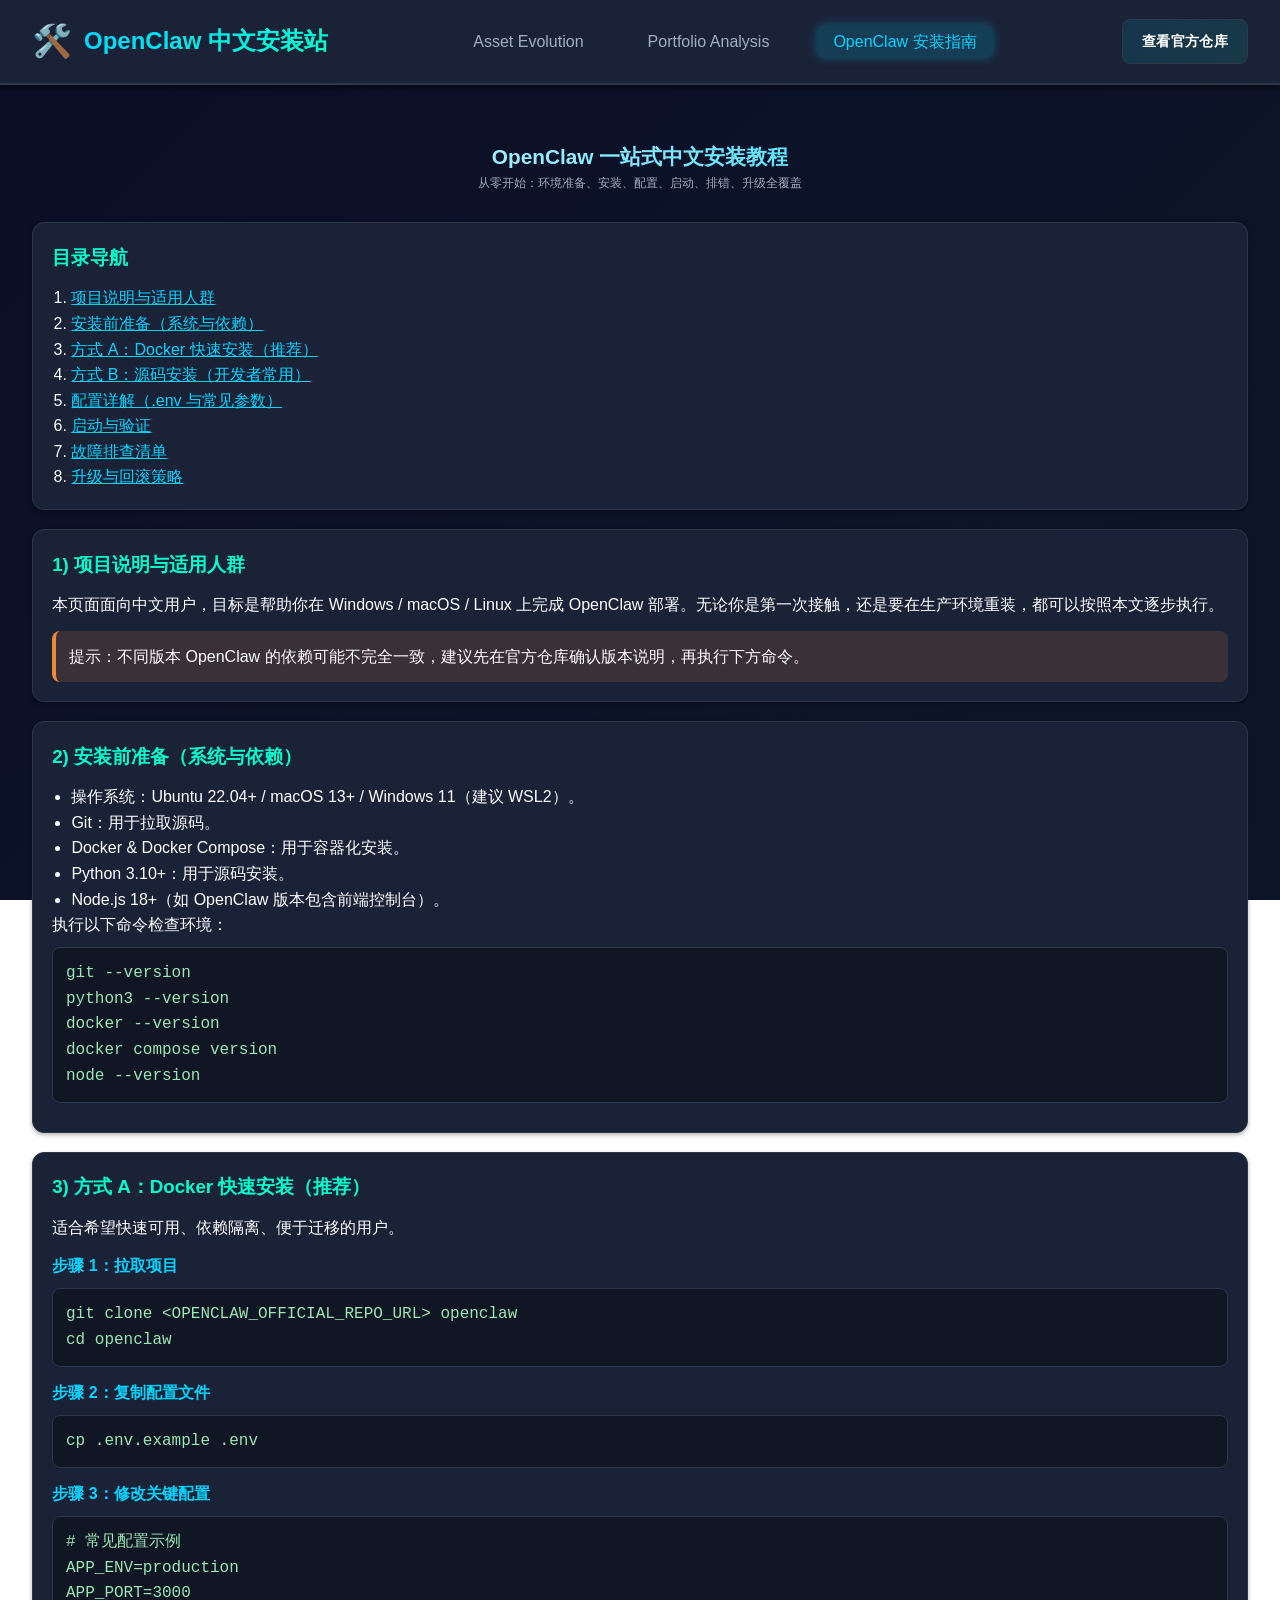
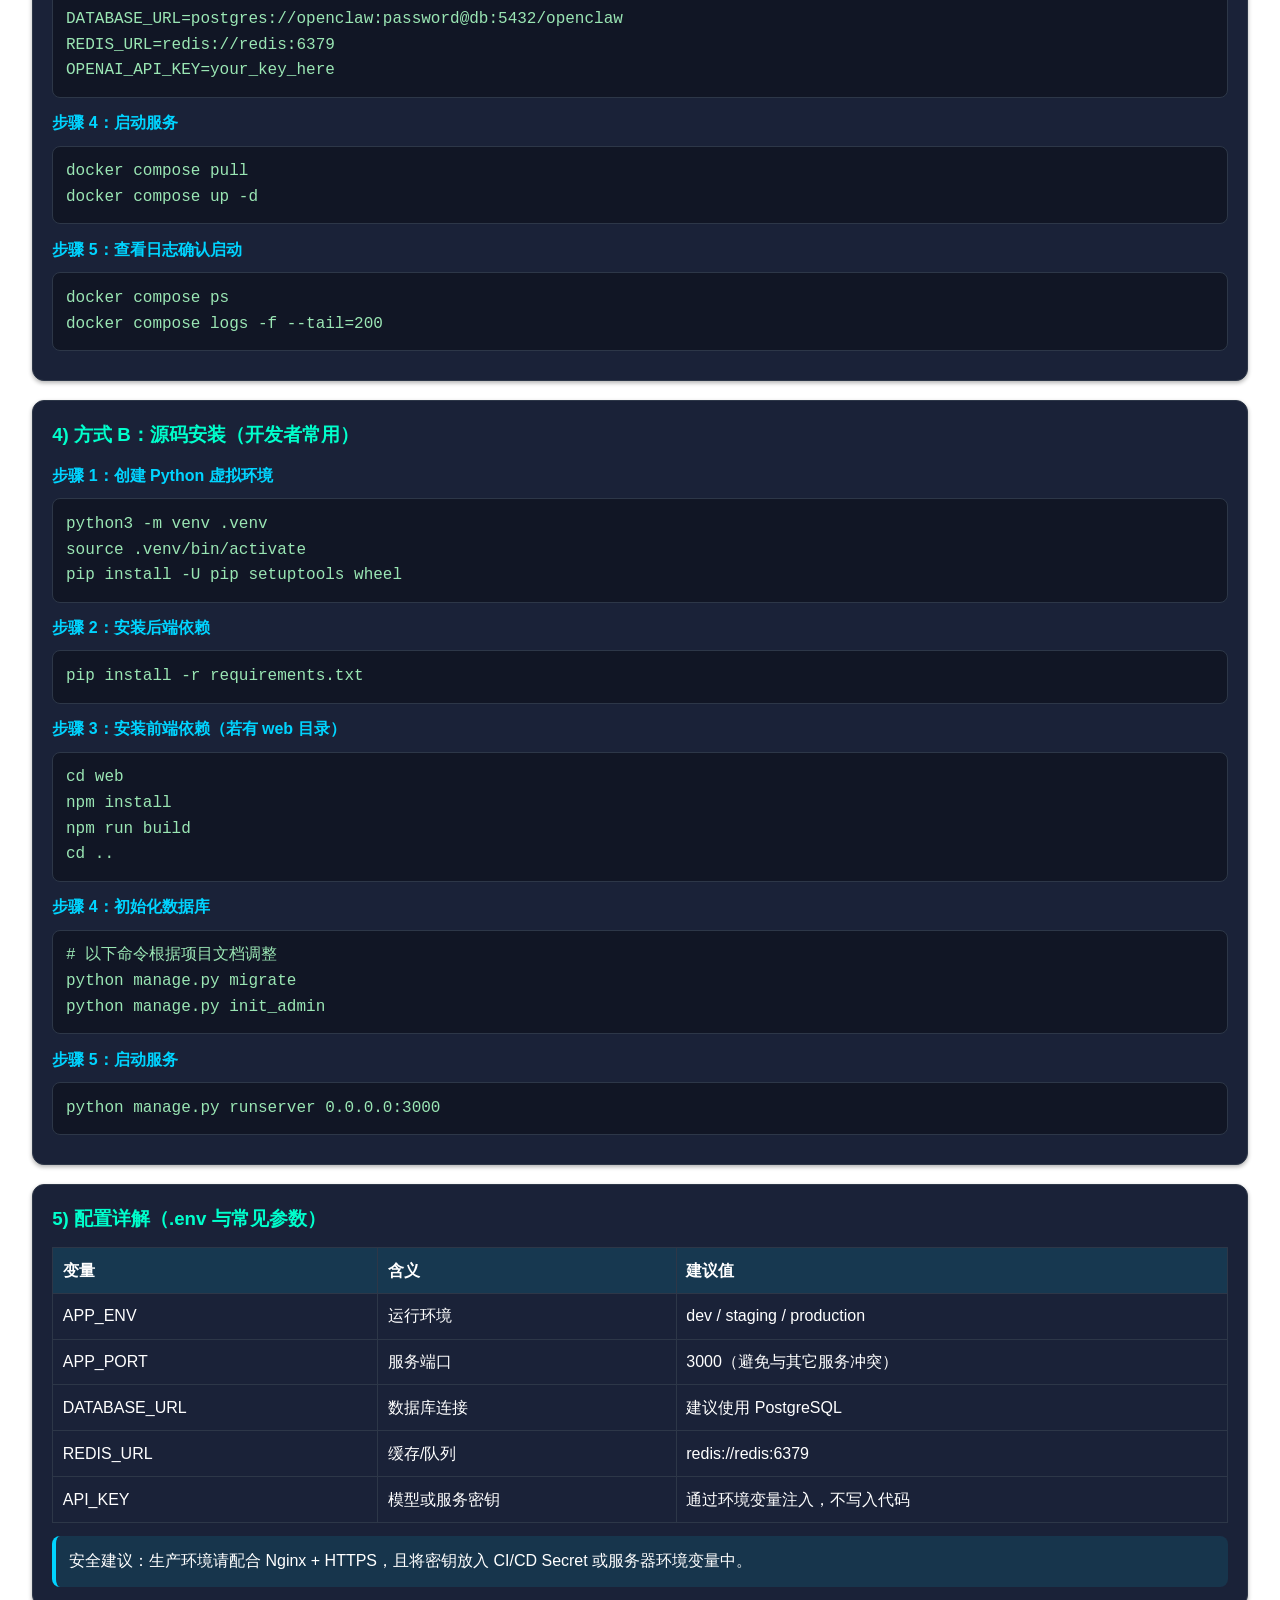
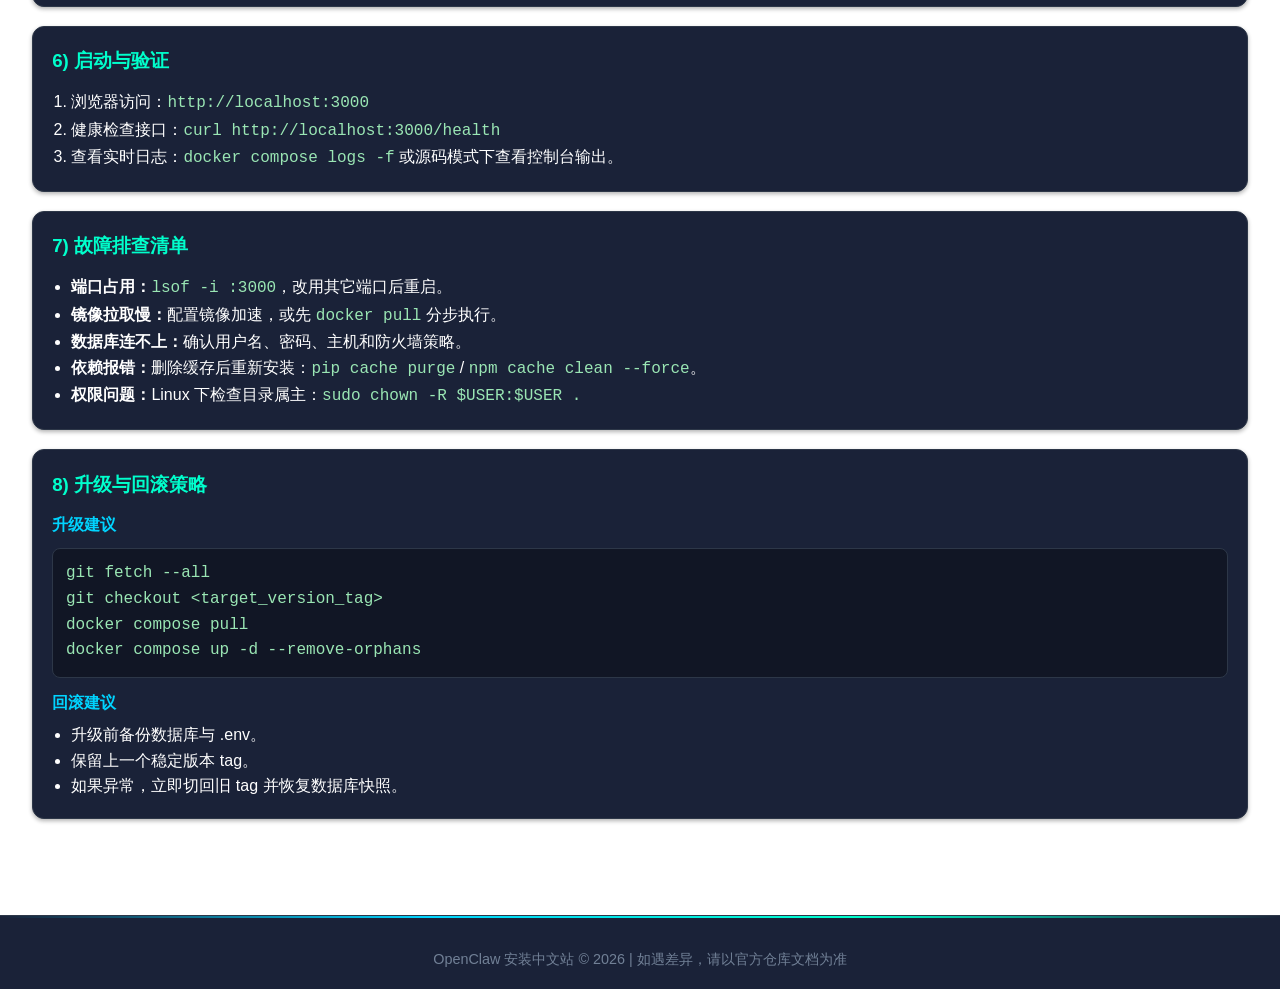
<file: docs/openclaw-cn.html>
<!DOCTYPE html>
<html lang="zh-CN">
<head>
    <meta charset="UTF-8">
    <meta name="viewport" content="width=device-width, initial-scale=1.0">
    <title>OpenClaw 安装中文指南</title>
    <link rel="stylesheet" href="assets/css/styles.css">
</head>
<body>
    <nav class="navbar">
        <div class="nav-container">
            <div class="nav-brand">
                <span class="brand-icon">🛠️</span>
                <h1>OpenClaw 中文安装站</h1>
            </div>
            <ul class="nav-menu">
                <li><a href="index.html" class="nav-link">Asset Evolution</a></li>
                <li><a href="portfolio.html" class="nav-link">Portfolio Analysis</a></li>
                <li><a href="openclaw-cn.html" class="nav-link active">OpenClaw 安装指南</a></li>
            </ul>
            <a href="https://github.com" target="_blank" rel="noopener noreferrer" class="github-link" aria-label="查看 GitHub">
                <span class="github-text">查看官方仓库</span>
            </a>
        </div>
    </nav>

    <main class="container container-padded install-guide">
        <header class="page-header guide-header">
            <h2>OpenClaw 一站式中文安装教程</h2>
            <p class="subtitle">从零开始：环境准备、安装、配置、启动、排错、升级全覆盖</p>
        </header>

        <section class="guide-card toc-card">
            <h3>目录导航</h3>
            <ol>
                <li><a href="#overview">项目说明与适用人群</a></li>
                <li><a href="#requirements">安装前准备（系统与依赖）</a></li>
                <li><a href="#method-a">方式 A：Docker 快速安装（推荐）</a></li>
                <li><a href="#method-b">方式 B：源码安装（开发者常用）</a></li>
                <li><a href="#config">配置详解（.env 与常见参数）</a></li>
                <li><a href="#run">启动与验证</a></li>
                <li><a href="#troubleshooting">故障排查清单</a></li>
                <li><a href="#upgrade">升级与回滚策略</a></li>
            </ol>
        </section>

        <section class="guide-card" id="overview">
            <h3>1) 项目说明与适用人群</h3>
            <p>本页面面向中文用户，目标是帮助你在 Windows / macOS / Linux 上完成 OpenClaw 部署。无论你是第一次接触，还是要在生产环境重装，都可以按照本文逐步执行。</p>
            <div class="callout warning">提示：不同版本 OpenClaw 的依赖可能不完全一致，建议先在官方仓库确认版本说明，再执行下方命令。</div>
        </section>

        <section class="guide-card" id="requirements">
            <h3>2) 安装前准备（系统与依赖）</h3>
            <ul>
                <li>操作系统：Ubuntu 22.04+ / macOS 13+ / Windows 11（建议 WSL2）。</li>
                <li>Git：用于拉取源码。</li>
                <li>Docker & Docker Compose：用于容器化安装。</li>
                <li>Python 3.10+：用于源码安装。</li>
                <li>Node.js 18+（如 OpenClaw 版本包含前端控制台）。</li>
            </ul>
            <p>执行以下命令检查环境：</p>
            <pre><code>git --version
python3 --version
docker --version
docker compose version
node --version</code></pre>
        </section>

        <section class="guide-card" id="method-a">
            <h3>3) 方式 A：Docker 快速安装（推荐）</h3>
            <p>适合希望快速可用、依赖隔离、便于迁移的用户。</p>
            <h4>步骤 1：拉取项目</h4>
            <pre><code>git clone &lt;OPENCLAW_OFFICIAL_REPO_URL&gt; openclaw
cd openclaw</code></pre>
            <h4>步骤 2：复制配置文件</h4>
            <pre><code>cp .env.example .env</code></pre>
            <h4>步骤 3：修改关键配置</h4>
            <pre><code># 常见配置示例
APP_ENV=production
APP_PORT=3000
DATABASE_URL=postgres://openclaw:password@db:5432/openclaw
REDIS_URL=redis://redis:6379
OPENAI_API_KEY=your_key_here</code></pre>
            <h4>步骤 4：启动服务</h4>
            <pre><code>docker compose pull
docker compose up -d</code></pre>
            <h4>步骤 5：查看日志确认启动</h4>
            <pre><code>docker compose ps
docker compose logs -f --tail=200</code></pre>
        </section>

        <section class="guide-card" id="method-b">
            <h3>4) 方式 B：源码安装（开发者常用）</h3>
            <h4>步骤 1：创建 Python 虚拟环境</h4>
            <pre><code>python3 -m venv .venv
source .venv/bin/activate
pip install -U pip setuptools wheel</code></pre>
            <h4>步骤 2：安装后端依赖</h4>
            <pre><code>pip install -r requirements.txt</code></pre>
            <h4>步骤 3：安装前端依赖（若有 web 目录）</h4>
            <pre><code>cd web
npm install
npm run build
cd ..</code></pre>
            <h4>步骤 4：初始化数据库</h4>
            <pre><code># 以下命令根据项目文档调整
python manage.py migrate
python manage.py init_admin</code></pre>
            <h4>步骤 5：启动服务</h4>
            <pre><code>python manage.py runserver 0.0.0.0:3000</code></pre>
        </section>

        <section class="guide-card" id="config">
            <h3>5) 配置详解（.env 与常见参数）</h3>
            <table class="guide-table">
                <thead>
                    <tr><th>变量</th><th>含义</th><th>建议值</th></tr>
                </thead>
                <tbody>
                    <tr><td>APP_ENV</td><td>运行环境</td><td>dev / staging / production</td></tr>
                    <tr><td>APP_PORT</td><td>服务端口</td><td>3000（避免与其它服务冲突）</td></tr>
                    <tr><td>DATABASE_URL</td><td>数据库连接</td><td>建议使用 PostgreSQL</td></tr>
                    <tr><td>REDIS_URL</td><td>缓存/队列</td><td>redis://redis:6379</td></tr>
                    <tr><td>API_KEY</td><td>模型或服务密钥</td><td>通过环境变量注入，不写入代码</td></tr>
                </tbody>
            </table>
            <div class="callout">安全建议：生产环境请配合 Nginx + HTTPS，且将密钥放入 CI/CD Secret 或服务器环境变量中。</div>
        </section>

        <section class="guide-card" id="run">
            <h3>6) 启动与验证</h3>
            <ol>
                <li>浏览器访问：<code>http://localhost:3000</code></li>
                <li>健康检查接口：<code>curl http://localhost:3000/health</code></li>
                <li>查看实时日志：<code>docker compose logs -f</code> 或源码模式下查看控制台输出。</li>
            </ol>
        </section>

        <section class="guide-card" id="troubleshooting">
            <h3>7) 故障排查清单</h3>
            <ul>
                <li><strong>端口占用：</strong><code>lsof -i :3000</code>，改用其它端口后重启。</li>
                <li><strong>镜像拉取慢：</strong>配置镜像加速，或先 <code>docker pull</code> 分步执行。</li>
                <li><strong>数据库连不上：</strong>确认用户名、密码、主机和防火墙策略。</li>
                <li><strong>依赖报错：</strong>删除缓存后重新安装：<code>pip cache purge</code> / <code>npm cache clean --force</code>。</li>
                <li><strong>权限问题：</strong>Linux 下检查目录属主：<code>sudo chown -R $USER:$USER .</code></li>
            </ul>
        </section>

        <section class="guide-card" id="upgrade">
            <h3>8) 升级与回滚策略</h3>
            <h4>升级建议</h4>
            <pre><code>git fetch --all
git checkout &lt;target_version_tag&gt;
docker compose pull
docker compose up -d --remove-orphans</code></pre>
            <h4>回滚建议</h4>
            <ul>
                <li>升级前备份数据库与 .env。</li>
                <li>保留上一个稳定版本 tag。</li>
                <li>如果异常，立即切回旧 tag 并恢复数据库快照。</li>
            </ul>
        </section>
    </main>

    <footer class="footer">
        <p>OpenClaw 安装中文站 &copy; 2026 | 如遇差异，请以官方仓库文档为准</p>
    </footer>
</body>
</html>
</file>
<file: docs/assets/css/styles.css>
:root {
    --primary-bg: #0a0e27;
    --secondary-bg: #141b3d;
    --card-bg: #1a2238;
    --accent-blue: #00d4ff;
    --accent-cyan: #00ffcc;
    --accent-purple: #7b2cbf;
    --text-primary: #ffffff;
    --text-secondary: #a0aec0;
    --text-muted: #718096;
    --border-color: #2d3748;
    --success: #48bb78;
    --danger: #f56565;
    --warning: #ed8936;

    --font-primary: -apple-system, BlinkMacSystemFont, 'Segoe UI', 'Roboto', 'Oxygen', 'Ubuntu', sans-serif;
    --font-mono: 'SF Mono', 'Monaco', 'Inconsolata', 'Fira Mono', monospace;

    --shadow-sm: 0 2px 4px rgba(0, 0, 0, 0.3);
    --shadow-md: 0 4px 6px rgba(0, 0, 0, 0.4);
    --shadow-lg: 0 10px 30px rgba(0, 0, 0, 0.5);
    --shadow-glow: 0 0 20px rgba(0, 212, 255, 0.3);

    --transition-fast: 0.15s ease;
    --transition-normal: 0.3s ease;
    --transition-slow: 0.5s ease;
}

* {
    margin: 0;
    padding: 0;
    box-sizing: border-box;
}

html {
    scroll-behavior: smooth;
    height: 100%;
}

body {
    font-family: var(--font-primary);
    background: linear-gradient(135deg, var(--primary-bg) 0%, #0d1628 100%);
    color: var(--text-primary);
    line-height: 1.6;
    min-height: 100vh;
    height: 100%;
    background-attachment: fixed;
    overflow-x: hidden;
    margin: 0;
    padding: 0;
}

/* Navbar */
.navbar {
    background: var(--card-bg);
    border-bottom: 2px solid var(--border-color);
    padding: 1rem 0;
    position: sticky;
    top: 0;
    z-index: 1000;
    backdrop-filter: blur(10px);
    box-shadow: var(--shadow-md);
}

.nav-container {
    max-width: 1400px;
    margin: 0 auto;
    padding: 0 2rem;
    display: flex;
    justify-content: space-between;
    align-items: center;
    flex-wrap: wrap;
    gap: 1rem;
}

.nav-brand {
    display: flex;
    align-items: center;
    gap: 0.75rem;
}

.brand-icon {
    font-size: 2rem;
    animation: pulse 2s infinite;
}

@keyframes pulse {
    0%, 100% { transform: scale(1); }
    50% { transform: scale(1.1); }
}

.nav-brand h1 {
    font-size: 1.5rem;
    font-weight: 700;
    background: linear-gradient(135deg, var(--accent-blue), var(--accent-cyan));
    -webkit-background-clip: text;
    -webkit-text-fill-color: transparent;
    background-clip: text;
}

.nav-menu {
    display: flex;
    list-style: none;
    gap: 2rem;
}

.nav-link {
    color: var(--text-secondary);
    text-decoration: none;
    font-weight: 500;
    padding: 0.5rem 1rem;
    border-radius: 8px;
    transition: all var(--transition-normal);
    position: relative;
}

.nav-link:hover {
    color: var(--accent-cyan);
    background: rgba(0, 212, 255, 0.1);
}

.nav-link.active {
    color: var(--accent-blue);
    background: rgba(0, 212, 255, 0.15);
    box-shadow: 0 0 10px rgba(0, 212, 255, 0.3);
}

/* GitHub Link */
.github-link {
    display: flex;
    align-items: center;
    gap: 0.5rem;
    padding: 0.6rem 1.2rem;
    background: linear-gradient(135deg, rgba(0, 212, 255, 0.1), rgba(0, 255, 204, 0.1));
    border: 1px solid var(--border-color);
    border-radius: 8px;
    color: var(--text-primary);
    text-decoration: none;
    font-weight: 600;
    font-size: 0.9rem;
    transition: all var(--transition-normal);
    position: relative;
    overflow: hidden;
    white-space: nowrap;
}

.github-link::before {
    content: '';
    position: absolute;
    top: 0;
    left: -100%;
    width: 100%;
    height: 100%;
    background: linear-gradient(90deg, transparent, rgba(0, 212, 255, 0.3), transparent);
    transition: left 0.5s ease;
}

.github-link:hover::before {
    left: 100%;
}

.github-link:hover {
    background: linear-gradient(135deg, var(--accent-blue), var(--accent-cyan));
    border-color: var(--accent-blue);
    color: var(--primary-bg);
    transform: translateY(-2px);
    box-shadow: 0 4px 15px rgba(0, 212, 255, 0.5), 0 0 20px rgba(0, 212, 255, 0.3);
}

.github-link:active {
    transform: translateY(0);
}

.github-icon {
    width: 20px;
    height: 20px;
    flex-shrink: 0;
    transition: transform var(--transition-normal);
}

.github-link:hover .github-icon {
    transform: rotate(360deg) scale(1.1);
}

.github-text {
    font-weight: 600;
    letter-spacing: 0.3px;
}

/* Container */
.container {
    max-width: 1400px;
    margin: 0 auto;
    padding: 0;
    display: flex;
    flex-direction: column;
    min-height: calc(100vh - 76px);
}

.container-padded {
    padding: 2rem;
}

/* Page Header */
.page-header {
    text-align: center;
    margin-bottom: 0.4rem;
    padding: 0.4rem 2rem 0.2rem;
    flex-shrink: 0;
}

.page-header h2 {
    font-size: 1.3rem;
    font-weight: 700;
    margin-bottom: 0.1rem;
    background: linear-gradient(135deg, var(--text-primary), var(--accent-blue));
    -webkit-background-clip: text;
    -webkit-text-fill-color: transparent;
    background-clip: text;
}

.subtitle {
    color: var(--text-secondary);
    font-size: 0.75rem;
}

/* Stats Grid */
.stats-grid {
    display: grid;
    grid-template-columns: repeat(auto-fit, minmax(230px, 1fr));
    gap: 0.4rem;
    margin-bottom: 0.4rem;
    padding: 0 2rem;
    flex-shrink: 0;
}

.stat-card {
    background: var(--card-bg);
    border: 1px solid var(--border-color);
    border-radius: 8px;
    padding: 0.6rem 0.9rem;
    transition: all var(--transition-normal);
    position: relative;
    overflow: hidden;
    box-shadow: var(--shadow-sm);
}

.stat-card::before {
    content: '';
    position: absolute;
    top: 0;
    left: 0;
    width: 100%;
    height: 3px;
    background: linear-gradient(90deg, var(--accent-blue), var(--accent-cyan));
    opacity: 0;
    transition: opacity var(--transition-normal);
}

.stat-card:hover::before {
    opacity: 1;
}

.stat-card:hover {
    transform: translateY(-5px);
    box-shadow: var(--shadow-lg);
    border-color: rgba(0, 212, 255, 0.3);
}

.stat-label {
    color: var(--text-secondary);
    font-size: 0.7rem;
    font-weight: 500;
    text-transform: uppercase;
    letter-spacing: 0.5px;
    margin-bottom: 0.15rem;
}

.stat-value {
    font-size: 1.3rem;
    font-weight: 700;
    color: var(--accent-cyan);
    font-family: var(--font-mono);
}

/* Chart Section */
.chart-section {
    margin-bottom: 0;
    padding: 0;
    flex: 1;
    display: flex;
    flex-direction: column;
    overflow: hidden;
}

.chart-card {
    background: var(--card-bg);
    border: 1px solid var(--border-color);
    border-radius: 0;
    padding: 0.6rem 1.5rem 0.8rem;
    box-shadow: none;
    border-left: none;
    border-right: none;
    flex: 1;
    display: flex;
    flex-direction: column;
    overflow: hidden;
}

.chart-card.hero {
    flex: 1;
    min-height: 0;
}

.chart-header {
    display: flex;
    justify-content: space-between;
    align-items: center;
    margin-bottom: 0.4rem;
    flex-wrap: wrap;
    gap: 0.6rem;
    flex-shrink: 0;
}

.chart-header h3 {
    font-size: 1.05rem;
    color: var(--text-primary);
}

.chart-controls {
    display: flex;
    gap: 1rem;
}

.btn-secondary {
    background: var(--secondary-bg);
    color: var(--text-primary);
    border: 1px solid var(--border-color);
    padding: 0.6rem 1.2rem;
    border-radius: 10px;
    cursor: pointer;
    font-weight: 500;
    font-size: 0.9rem;
    transition: all var(--transition-normal);
    position: relative;
    overflow: hidden;
}

.btn-secondary::before {
    content: '';
    position: absolute;
    top: 50%;
    left: 50%;
    width: 0;
    height: 0;
    border-radius: 50%;
    background: rgba(0, 212, 255, 0.3);
    transform: translate(-50%, -50%);
    transition: width 0.6s, height 0.6s;
}

.btn-secondary:hover::before {
    width: 300px;
    height: 300px;
}

.btn-secondary:hover {
    background: var(--accent-blue);
    border-color: var(--accent-blue);
    color: var(--primary-bg);
    transform: translateY(-2px);
    box-shadow: 0 4px 12px rgba(0, 212, 255, 0.4);
}

.btn-secondary:active {
    transform: translateY(0);
}

.chart-container {
    position: relative;
    width: 100%;
    flex: 1;
    min-height: 0;
}

.chart-card.hero .chart-container {
    flex: 1;
    min-height: 0;
}

.chart-container-small {
    position: relative;
    height: 300px;
}

/* Legend Section */
.legend-section {
    display: none;
}

.legend-section h3 {
    font-size: 1.3rem;
    margin-bottom: 1.5rem;
    color: var(--text-primary);
}

.agent-legend {
    display: grid;
    grid-template-columns: repeat(auto-fill, minmax(280px, 1fr));
    gap: 1rem;
}

.legend-item {
    background: var(--card-bg);
    border: 1px solid var(--border-color);
    border-radius: 12px;
    padding: 1.25rem;
    display: flex;
    align-items: center;
    gap: 1rem;
    transition: all var(--transition-fast);
}

.legend-item:hover {
    transform: translateY(-3px);
    border-color: var(--accent-blue);
    box-shadow: var(--shadow-md);
}

.legend-icon {
    width: 42px;
    height: 42px;
    border-radius: 10px;
    display: flex;
    align-items: center;
    justify-content: center;
    font-size: 1.5rem;
    flex-shrink: 0;
    background: rgba(0, 212, 255, 0.1);
}

.legend-icon-img {
    width: 28px;
    height: 28px;
    object-fit: contain;
}

.legend-color {
    width: 4px;
    height: 42px;
    border-radius: 2px;
    flex-shrink: 0;
}

.legend-info {
    flex: 1;
    display: flex;
    flex-direction: column;
    gap: 0.25rem;
}

.legend-name {
    color: var(--text-primary);
    font-size: 0.95rem;
    font-weight: 600;
}

.legend-return {
    font-weight: 700;
    font-family: var(--font-mono);
    font-size: 1rem;
}

.legend-return.positive {
    color: var(--success);
}

.legend-return.negative {
    color: var(--danger);
}

/* Portfolio Specific Styles */
.agent-selector-section {
    margin-bottom: 2rem;
    display: flex;
    align-items: center;
    gap: 1rem;
    padding: 0 2rem;
}

.agent-selector-section label {
    font-weight: 600;
    color: var(--text-primary);
    font-size: 0.95rem;
}

.agent-select {
    position: relative;
    background: linear-gradient(135deg, var(--card-bg), var(--secondary-bg));
    color: var(--text-primary);
    border: 2px solid var(--border-color);
    padding: 0.875rem 3rem 0.875rem 1.25rem;
    border-radius: 12px;
    font-size: 1rem;
    font-weight: 500;
    cursor: pointer;
    min-width: 320px;
    transition: all var(--transition-normal);
    appearance: none;
    background-image: url("data:image/svg+xml,%3Csvg xmlns='http://www.w3.org/2000/svg' width='24' height='24' viewBox='0 0 24 24' fill='none' stroke='%2300d4ff' stroke-width='2' stroke-linecap='round' stroke-linejoin='round'%3E%3Cpolyline points='6 9 12 15 18 9'%3E%3C/polyline%3E%3C/svg%3E");
    background-repeat: no-repeat;
    background-position: right 1rem center;
    background-size: 20px;
}

.agent-select:hover {
    border-color: var(--accent-blue);
    background: linear-gradient(135deg, var(--secondary-bg), var(--card-bg));
    transform: translateY(-2px);
    box-shadow: 0 4px 12px rgba(0, 212, 255, 0.2);
}

.agent-select:focus {
    outline: none;
    border-color: var(--accent-blue);
    box-shadow: 0 0 0 3px rgba(0, 212, 255, 0.1);
}

.agent-select option {
    background: var(--card-bg);
    color: var(--text-primary);
    padding: 0.75rem;
}

.portfolio-grid {
    display: grid;
    grid-template-columns: repeat(auto-fit, minmax(400px, 1fr));
    gap: 2rem;
    margin-bottom: 3rem;
    padding: 0 2rem;
}

.portfolio-card {
    background: var(--card-bg);
    border: 1px solid var(--border-color);
    border-radius: 12px;
    padding: 2rem;
    box-shadow: var(--shadow-md);
    transition: all var(--transition-normal);
}

.portfolio-card:hover {
    transform: translateY(-3px);
    box-shadow: var(--shadow-lg);
    border-color: rgba(0, 212, 255, 0.3);
}

.portfolio-card h3 {
    font-size: 1.3rem;
    margin-bottom: 1.5rem;
    color: var(--accent-cyan);
    position: relative;
    padding-bottom: 0.75rem;
}

.portfolio-card h3::after {
    content: '';
    position: absolute;
    bottom: 0;
    left: 0;
    width: 50px;
    height: 3px;
    background: linear-gradient(90deg, var(--accent-blue), transparent);
    border-radius: 2px;
}

.metrics-list {
    display: flex;
    flex-direction: column;
    gap: 1rem;
}

.metric-item {
    display: flex;
    justify-content: space-between;
    padding: 1rem 1.25rem;
    background: var(--secondary-bg);
    border-radius: 8px;
    border-left: 3px solid var(--accent-blue);
    transition: all var(--transition-fast);
}

.metric-item:hover {
    background: var(--card-bg);
    border-left-width: 4px;
    transform: translateX(5px);
}

.metric-label {
    color: var(--text-secondary);
    font-weight: 500;
}

.metric-value {
    color: var(--text-primary);
    font-weight: 700;
    font-family: var(--font-mono);
}

/* Holdings Table */
.holdings-section {
    margin-bottom: 3rem;
    padding: 0 2rem;
}

.holdings-section h3 {
    font-size: 1.5rem;
    margin-bottom: 1.5rem;
    color: var(--text-primary);
}

.holdings-scroll-wrapper {
    height: 400px;
    overflow-y: scroll;
    overflow-x: hidden;
    border: 1px solid var(--border-color);
    border-radius: 12px;
    background: var(--card-bg);
    position: relative;
    isolation: isolate;
    contain: layout style;
    scroll-behavior: smooth;
    -webkit-overflow-scrolling: touch;
}

.holdings-table-container {
    background: var(--card-bg);
    position: relative;
}

/* Force scrollbar to always be visible */
.holdings-scroll-wrapper::-webkit-scrollbar {
    width: 12px;
    background: var(--secondary-bg);
}

.holdings-scroll-wrapper::-webkit-scrollbar-track {
    background: var(--secondary-bg);
    border-radius: 6px;
}

.holdings-scroll-wrapper::-webkit-scrollbar-thumb {
    background: var(--accent-cyan);
    border-radius: 6px;
    border: 2px solid var(--secondary-bg);
}

.holdings-scroll-wrapper::-webkit-scrollbar-thumb:hover {
    background: var(--accent-blue);
}

.holdings-table {
    width: 100%;
    border-collapse: collapse;
    min-width: 600px;
}

.holdings-table thead {
    background: var(--secondary-bg);
    position: sticky;
    top: 0;
    z-index: 10;
    display: table-header-group;
}

.holdings-table th {
    padding: 1rem;
    text-align: left;
    font-weight: 600;
    color: var(--accent-cyan);
    text-transform: uppercase;
    font-size: 0.85rem;
    letter-spacing: 1px;
    border-bottom: 2px solid var(--border-color);
}

.holdings-table td {
    padding: 1rem;
    border-top: 1px solid var(--border-color);
    color: var(--text-secondary);
}

.holdings-table tbody tr {
    transition: all var(--transition-fast);
    cursor: pointer;
}

.holdings-table tbody tr:hover {
    background: rgba(0, 212, 255, 0.05);
    transform: scale(1.01);
}

.holdings-table .symbol {
    color: var(--accent-blue);
    font-weight: 700;
    font-family: var(--font-mono);
}

/* Trade Timeline */
.trade-history-section {
    padding: 0 2rem;
}

.trade-history-section h3 {
    font-size: 1.5rem;
    margin-bottom: 1.5rem;
    color: var(--text-primary);
}

.trade-timeline {
    display: flex;
    flex-direction: column;
    gap: 1rem;
}

.trade-item {
    background: var(--card-bg);
    border: 1px solid var(--border-color);
    border-radius: 8px;
    padding: 1.5rem;
    display: flex;
    align-items: center;
    gap: 1.5rem;
    transition: all var(--transition-fast);
}

.trade-item:hover {
    border-color: var(--accent-blue);
    transform: translateX(5px);
}

.trade-icon {
    width: 48px;
    height: 48px;
    border-radius: 50%;
    display: flex;
    align-items: center;
    justify-content: center;
    font-size: 1.5rem;
    flex-shrink: 0;
}

.trade-icon.buy {
    background: rgba(72, 187, 120, 0.2);
    color: var(--success);
}

.trade-icon.sell {
    background: rgba(245, 101, 101, 0.2);
    color: var(--danger);
}

.trade-details {
    flex: 1;
}

.trade-action {
    font-weight: 700;
    color: var(--text-primary);
    margin-bottom: 0.25rem;
}

.trade-meta {
    color: var(--text-muted);
    font-size: 0.9rem;
}

/* Loading Overlay */
.loading-overlay {
    position: fixed;
    top: 0;
    left: 0;
    width: 100%;
    height: 100%;
    background: rgba(10, 14, 39, 0.95);
    display: flex;
    flex-direction: column;
    align-items: center;
    justify-content: center;
    z-index: 9999;
    backdrop-filter: blur(5px);
}

.loading-overlay.hidden {
    display: none;
}

/* Utility Classes */
.hidden {
    display: none !important;
}

.positive {
    color: var(--success) !important;
}

.negative {
    color: var(--danger) !important;
}

/* Scroll to Top Button */
.scroll-to-top {
    position: fixed;
    bottom: 2rem;
    right: 2rem;
    width: 50px;
    height: 50px;
    background: linear-gradient(135deg, var(--accent-blue), var(--accent-cyan));
    color: var(--primary-bg);
    border: none;
    border-radius: 50%;
    font-size: 1.5rem;
    font-weight: bold;
    cursor: pointer;
    opacity: 0;
    visibility: hidden;
    transition: all var(--transition-normal);
    z-index: 1000;
    box-shadow: 0 4px 12px rgba(0, 212, 255, 0.4);
}

.scroll-to-top.visible {
    opacity: 1;
    visibility: visible;
}

.scroll-to-top:hover {
    transform: translateY(-5px);
    box-shadow: 0 6px 20px rgba(0, 212, 255, 0.6);
}

.scroll-to-top:active {
    transform: translateY(-2px);
}

@media (max-width: 768px) {
    .scroll-to-top {
        width: 45px;
        height: 45px;
        bottom: 1.5rem;
        right: 1.5rem;
        font-size: 1.3rem;
    }
}

.spinner {
    width: 60px;
    height: 60px;
    border: 4px solid var(--border-color);
    border-top-color: var(--accent-blue);
    border-radius: 50%;
    animation: spin 1s linear infinite;
}

@keyframes spin {
    to { transform: rotate(360deg); }
}

.loading-overlay p {
    margin-top: 1.5rem;
    color: var(--text-secondary);
    font-size: 1.1rem;
}

/* Footer */
.footer {
    background: var(--card-bg);
    border-top: 1px solid var(--border-color);
    padding: 2rem;
    text-align: center;
    margin-top: 4rem;
    position: relative;
    overflow: hidden;
}

.footer::before {
    content: '';
    position: absolute;
    top: 0;
    left: 0;
    width: 100%;
    height: 2px;
    background: linear-gradient(90deg,
        transparent,
        var(--accent-blue),
        var(--accent-cyan),
        transparent
    );
}

.footer p {
    color: var(--text-muted);
    font-size: 0.9rem;
}

/* Responsive Design */
@media (max-width: 1024px) and (min-width: 769px) {
    .github-text {
        font-size: 0.85rem;
    }

    .nav-menu {
        gap: 1rem;
    }
}

@media (max-width: 768px) {
    .container {
        padding: 0;
    }

    .container-padded {
        padding: 1rem;
    }

    .nav-container {
        padding: 0 1rem;
    }

    .nav-menu {
        gap: 0.5rem;
    }

    .nav-link {
        padding: 0.4rem 0.8rem;
        font-size: 0.9rem;
    }

    .github-link {
        padding: 0.5rem 0.7rem;
        gap: 0.4rem;
        font-size: 0.85rem;
        min-width: unset;
    }

    .github-text {
        display: none;
    }

    .github-icon {
        width: 22px;
        height: 22px;
    }

    .container {
        height: calc(100vh - 60px);
    }

    .page-header {
        padding: 0.3rem 1rem 0.15rem;
        margin-bottom: 0.3rem;
    }

    .page-header h2 {
        font-size: 1.15rem;
    }

    .subtitle {
        font-size: 0.7rem;
    }

    .stats-grid {
        grid-template-columns: 1fr 1fr;
        gap: 0.35rem;
        padding: 0 1rem;
        margin-bottom: 0.35rem;
    }

    .stat-card {
        padding: 0.55rem 0.75rem;
    }

    .stat-label {
        font-size: 0.6rem;
    }

    .stat-value {
        font-size: 1.05rem;
    }

    .chart-card {
        padding: 0.6rem 1rem;
    }

    .chart-card.hero {
        flex: 1;
        min-height: 0;
    }

    .chart-container {
        flex: 1;
        min-height: 0;
    }

    .chart-header {
        flex-direction: column;
        align-items: flex-start;
        gap: 0.5rem;
    }

    .chart-header h3 {
        font-size: 1.1rem;
    }

    .chart-controls {
        width: 100%;
        justify-content: space-between;
    }

    .btn-secondary {
        font-size: 0.85rem;
        padding: 0.4rem 0.8rem;
    }

    .legend-section {
        padding: 0 1rem;
    }

    .agent-legend {
        grid-template-columns: 1fr;
    }

    .legend-item {
        animation: fadeIn 0.4s ease-out backwards;
    }

    .portfolio-grid {
        grid-template-columns: 1fr;
        padding: 0 1rem;
    }

    .agent-selector-section {
        flex-direction: column;
        align-items: flex-start;
        padding: 0 1rem;
    }

    .agent-select {
        width: 100%;
        min-width: unset;
    }

    .holdings-table {
        font-size: 0.8rem;
    }

    .holdings-table th,
    .holdings-table td {
        padding: 0.6rem 0.4rem;
    }

    .trade-item {
        padding: 1rem;
        gap: 1rem;
    }

    .trade-icon {
        width: 40px;
        height: 40px;
        font-size: 1.2rem;
    }
}

/* Animations */
@keyframes fadeIn {
    from {
        opacity: 0;
        transform: translateY(30px);
    }
    to {
        opacity: 1;
        transform: translateY(0);
    }
}

@keyframes slideInLeft {
    from {
        opacity: 0;
        transform: translateX(-30px);
    }
    to {
        opacity: 1;
        transform: translateX(0);
    }
}

@keyframes slideInRight {
    from {
        opacity: 0;
        transform: translateX(30px);
    }
    to {
        opacity: 1;
        transform: translateX(0);
    }
}

.stat-card,
.chart-card,
.portfolio-card,
.legend-item {
    animation: fadeIn 0.6s ease-out backwards;
}

.stat-card:nth-child(1) { animation-delay: 0.1s; }
.stat-card:nth-child(2) { animation-delay: 0.2s; }
.stat-card:nth-child(3) { animation-delay: 0.3s; }
.stat-card:nth-child(4) { animation-delay: 0.4s; }

.legend-item:nth-child(odd) {
    animation: slideInLeft 0.5s ease-out backwards;
}

.legend-item:nth-child(even) {
    animation: slideInRight 0.5s ease-out backwards;
}

.legend-item:nth-child(1) { animation-delay: 0.1s; }
.legend-item:nth-child(2) { animation-delay: 0.15s; }
.legend-item:nth-child(3) { animation-delay: 0.2s; }
.legend-item:nth-child(4) { animation-delay: 0.25s; }
.legend-item:nth-child(5) { animation-delay: 0.3s; }
.legend-item:nth-child(6) { animation-delay: 0.35s; }

/* OpenClaw guide page */
.install-guide {
    gap: 1.2rem;
    padding-bottom: 2rem;
}

.guide-header {
    margin-top: 1rem;
}

.guide-card {
    background: var(--card-bg);
    border: 1px solid var(--border-color);
    border-radius: 12px;
    padding: 1.2rem;
    box-shadow: var(--shadow-sm);
}

.guide-card h3 {
    margin-bottom: 0.8rem;
    color: var(--accent-cyan);
}

.guide-card h4 {
    margin-top: 0.8rem;
    margin-bottom: 0.4rem;
    color: var(--accent-blue);
}

.toc-card ol,
.guide-card ol,
.guide-card ul {
    padding-left: 1.2rem;
}

.toc-card a {
    color: var(--accent-blue);
}

.guide-card pre {
    background: rgba(0, 0, 0, 0.35);
    border: 1px solid var(--border-color);
    border-radius: 8px;
    padding: 0.8rem;
    overflow-x: auto;
    margin: 0.6rem 0;
}

.guide-card code {
    font-family: var(--font-mono);
    color: #9ae6b4;
}

.callout {
    margin-top: 0.8rem;
    padding: 0.8rem;
    border-left: 4px solid var(--accent-blue);
    background: rgba(0, 212, 255, 0.1);
    border-radius: 8px;
}

.callout.warning {
    border-left-color: var(--warning);
    background: rgba(237, 137, 54, 0.15);
}

.guide-table {
    width: 100%;
    border-collapse: collapse;
    margin-top: 0.5rem;
}

.guide-table th,
.guide-table td {
    border: 1px solid var(--border-color);
    padding: 0.6rem;
    text-align: left;
}

.guide-table th {
    background: rgba(0, 212, 255, 0.12);
}
</file>
